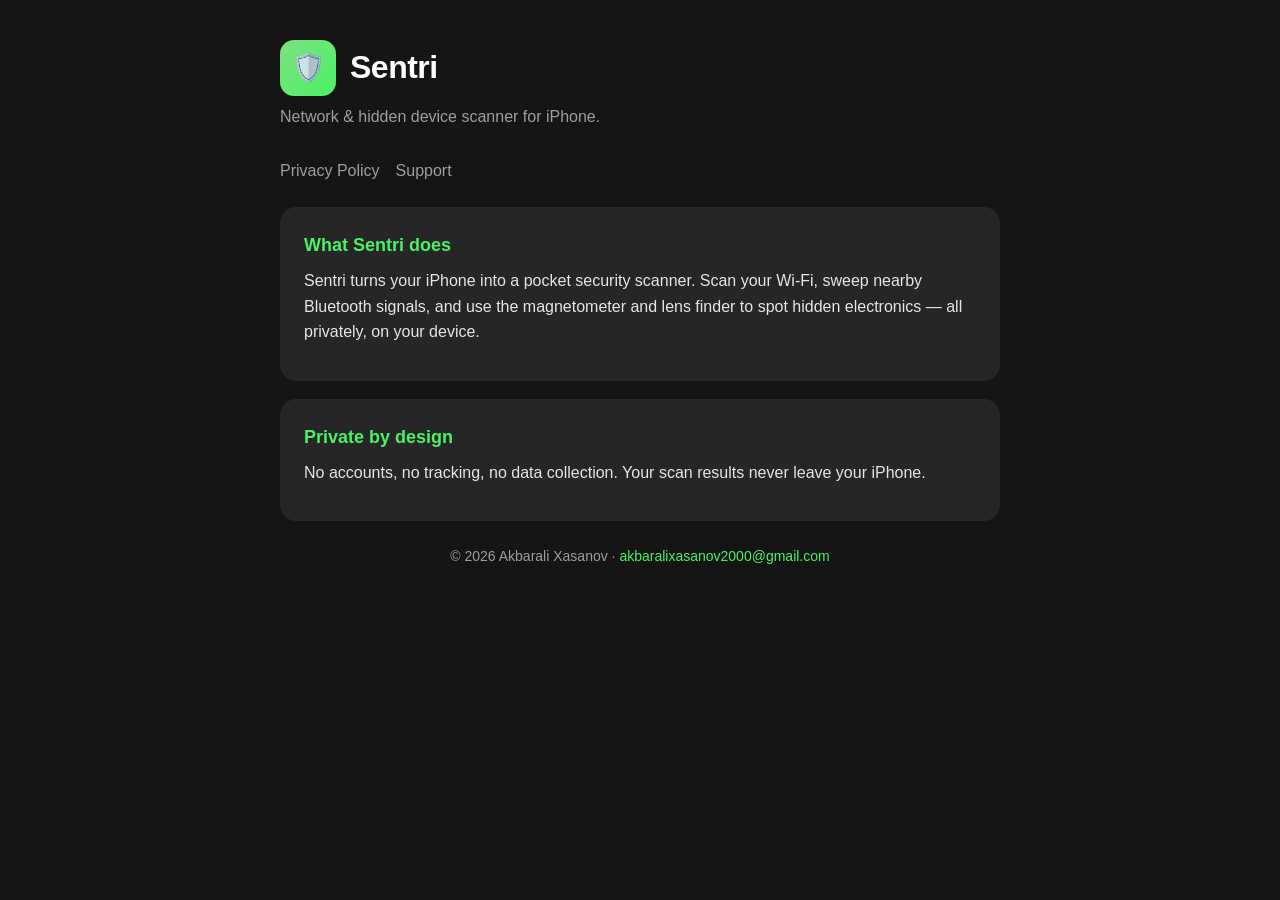
<file: index.html>
<!doctype html><html lang="en"><head><meta charset="utf-8"><meta name="viewport" content="width=device-width,initial-scale=1"><title>Sentri — Network & Device Scanner</title><link rel="stylesheet" href="style.css"></head><body><div class="wrap">
<header><div class="logo">🛡️</div><div><h1>Sentri</h1></div></header>
<p class="sub">Network &amp; hidden device scanner for iPhone.</p>
<nav><a href="privacy.html">Privacy Policy</a><a href="support.html">Support</a></nav>
<div class="card"><h2>What Sentri does</h2><p>Sentri turns your iPhone into a pocket security scanner. Scan your Wi-Fi, sweep nearby Bluetooth signals, and use the magnetometer and lens finder to spot hidden electronics — all privately, on your device.</p></div>
<div class="card"><h2>Private by design</h2><p>No accounts, no tracking, no data collection. Your scan results never leave your iPhone.</p></div>
<p class="muted">© 2026 Akbarali Xasanov · <a href="mailto:akbaralixasanov2000@gmail.com">akbaralixasanov2000@gmail.com</a></p>
</div></body></html>
</file>
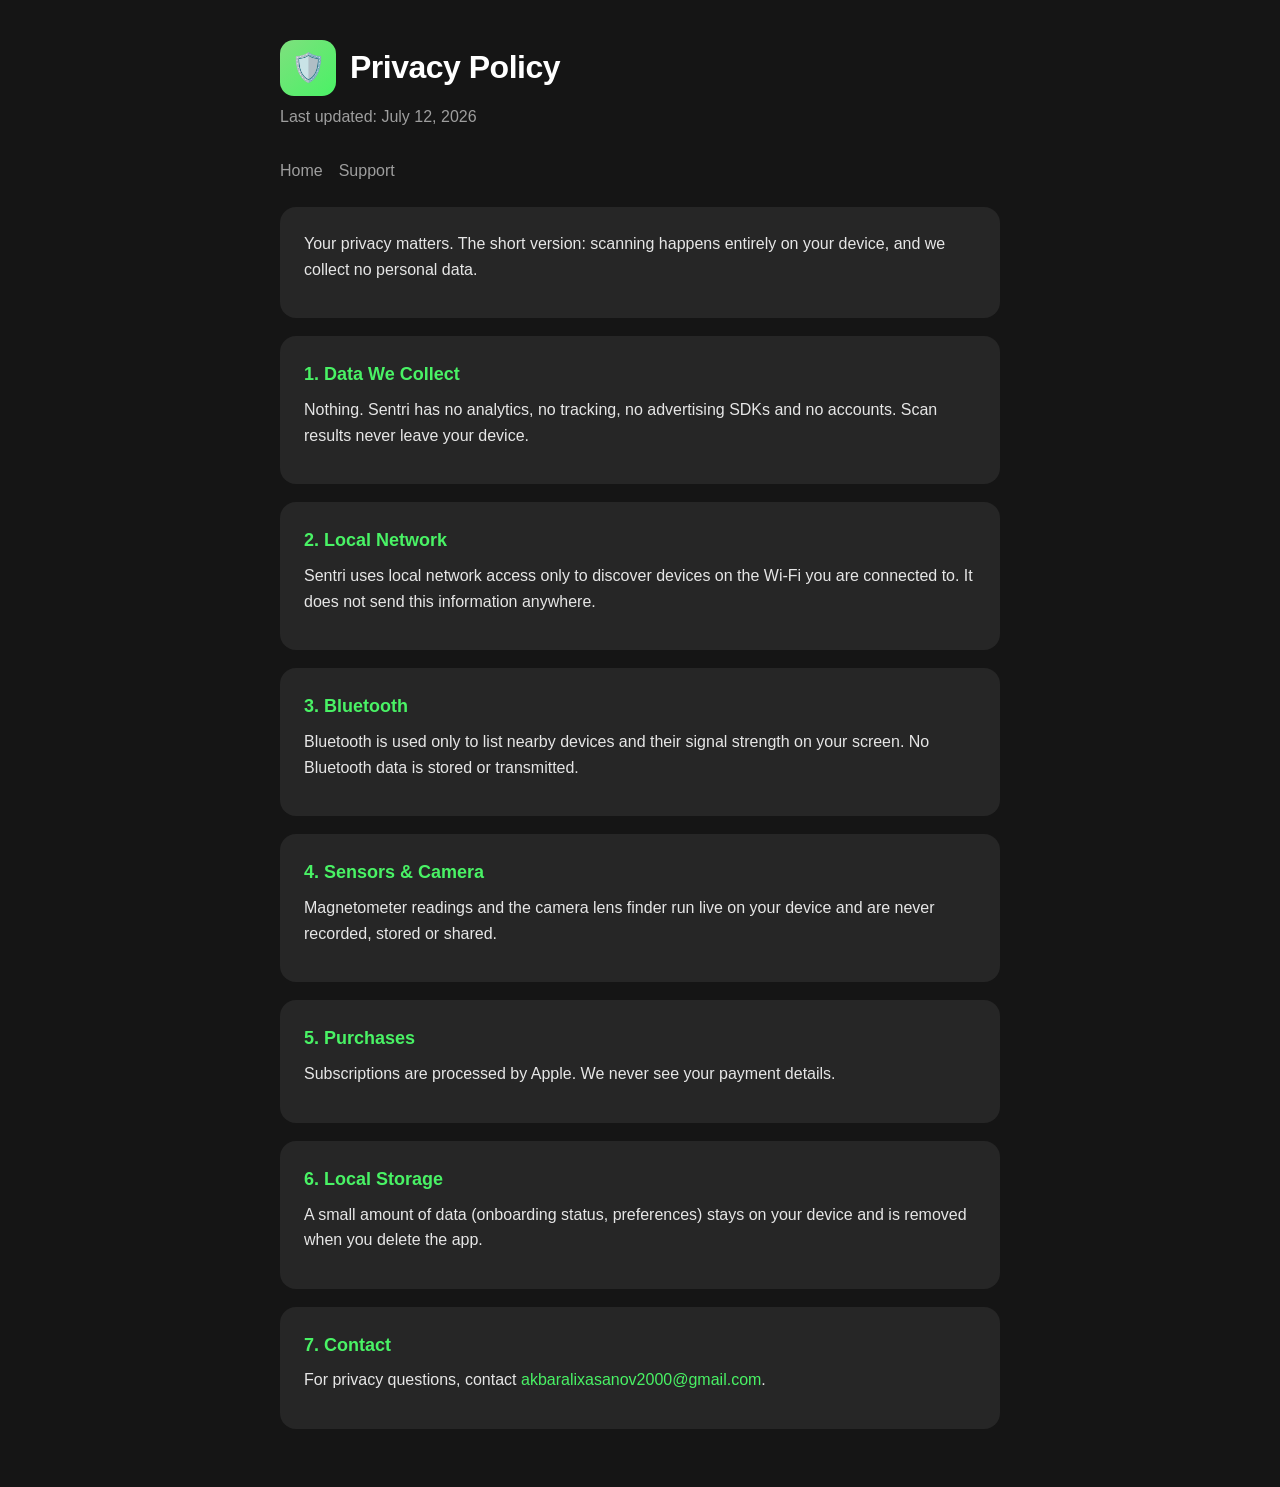
<file: privacy.html>
<!doctype html><html lang="en"><head><meta charset="utf-8"><meta name="viewport" content="width=device-width,initial-scale=1"><title>Sentri — Privacy Policy</title><link rel="stylesheet" href="style.css"></head><body><div class="wrap">
<header><div class="logo">🛡️</div><div><h1>Privacy Policy</h1></div></header>
<p class="sub">Last updated: July 12, 2026</p>
<nav><a href="index.html">Home</a><a href="support.html">Support</a></nav>
<div class="card"><p>Your privacy matters. The short version: scanning happens entirely on your device, and we collect no personal data.</p></div>
<div class="card"><h2>1. Data We Collect</h2><p>Nothing. Sentri has no analytics, no tracking, no advertising SDKs and no accounts. Scan results never leave your device.</p></div>
<div class="card"><h2>2. Local Network</h2><p>Sentri uses local network access only to discover devices on the Wi-Fi you are connected to. It does not send this information anywhere.</p></div>
<div class="card"><h2>3. Bluetooth</h2><p>Bluetooth is used only to list nearby devices and their signal strength on your screen. No Bluetooth data is stored or transmitted.</p></div>
<div class="card"><h2>4. Sensors &amp; Camera</h2><p>Magnetometer readings and the camera lens finder run live on your device and are never recorded, stored or shared.</p></div>
<div class="card"><h2>5. Purchases</h2><p>Subscriptions are processed by Apple. We never see your payment details.</p></div>
<div class="card"><h2>6. Local Storage</h2><p>A small amount of data (onboarding status, preferences) stays on your device and is removed when you delete the app.</p></div>
<div class="card"><h2>7. Contact</h2><p>For privacy questions, contact <a href="mailto:akbaralixasanov2000@gmail.com">akbaralixasanov2000@gmail.com</a>.</p></div>
</div></body></html>
</file>
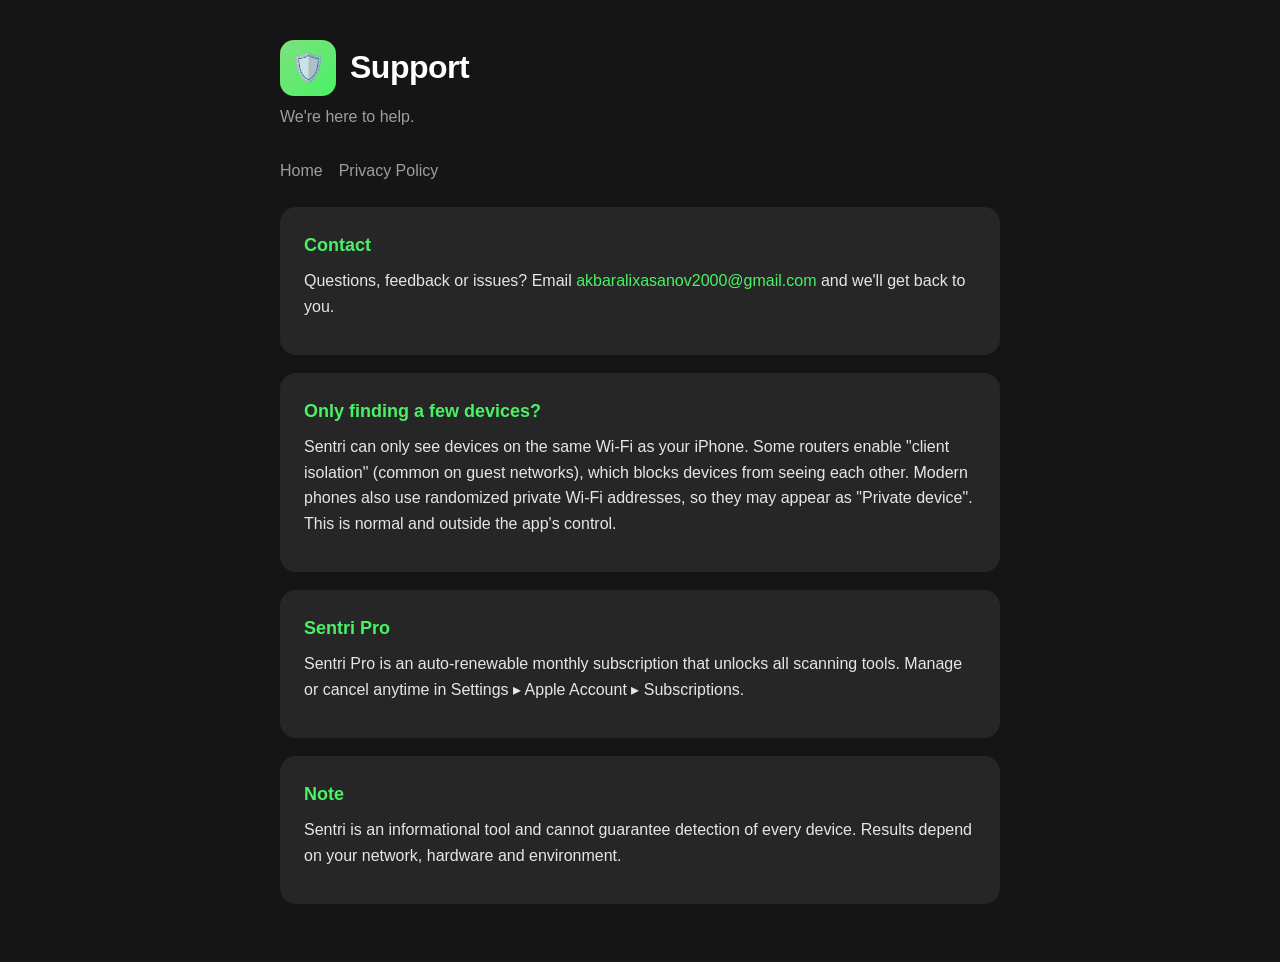
<file: support.html>
<!doctype html><html lang="en"><head><meta charset="utf-8"><meta name="viewport" content="width=device-width,initial-scale=1"><title>Sentri — Support</title><link rel="stylesheet" href="style.css"></head><body><div class="wrap">
<header><div class="logo">🛡️</div><div><h1>Support</h1></div></header>
<p class="sub">We're here to help.</p>
<nav><a href="index.html">Home</a><a href="privacy.html">Privacy Policy</a></nav>
<div class="card"><h2>Contact</h2><p>Questions, feedback or issues? Email <a href="mailto:akbaralixasanov2000@gmail.com">akbaralixasanov2000@gmail.com</a> and we'll get back to you.</p></div>
<div class="card"><h2>Only finding a few devices?</h2><p>Sentri can only see devices on the same Wi-Fi as your iPhone. Some routers enable "client isolation" (common on guest networks), which blocks devices from seeing each other. Modern phones also use randomized private Wi-Fi addresses, so they may appear as "Private device". This is normal and outside the app's control.</p></div>
<div class="card"><h2>Sentri Pro</h2><p>Sentri Pro is an auto-renewable monthly subscription that unlocks all scanning tools. Manage or cancel anytime in Settings ▸ Apple Account ▸ Subscriptions.</p></div>
<div class="card"><h2>Note</h2><p>Sentri is an informational tool and cannot guarantee detection of every device. Results depend on your network, hardware and environment.</p></div>
</div></body></html>
</file>
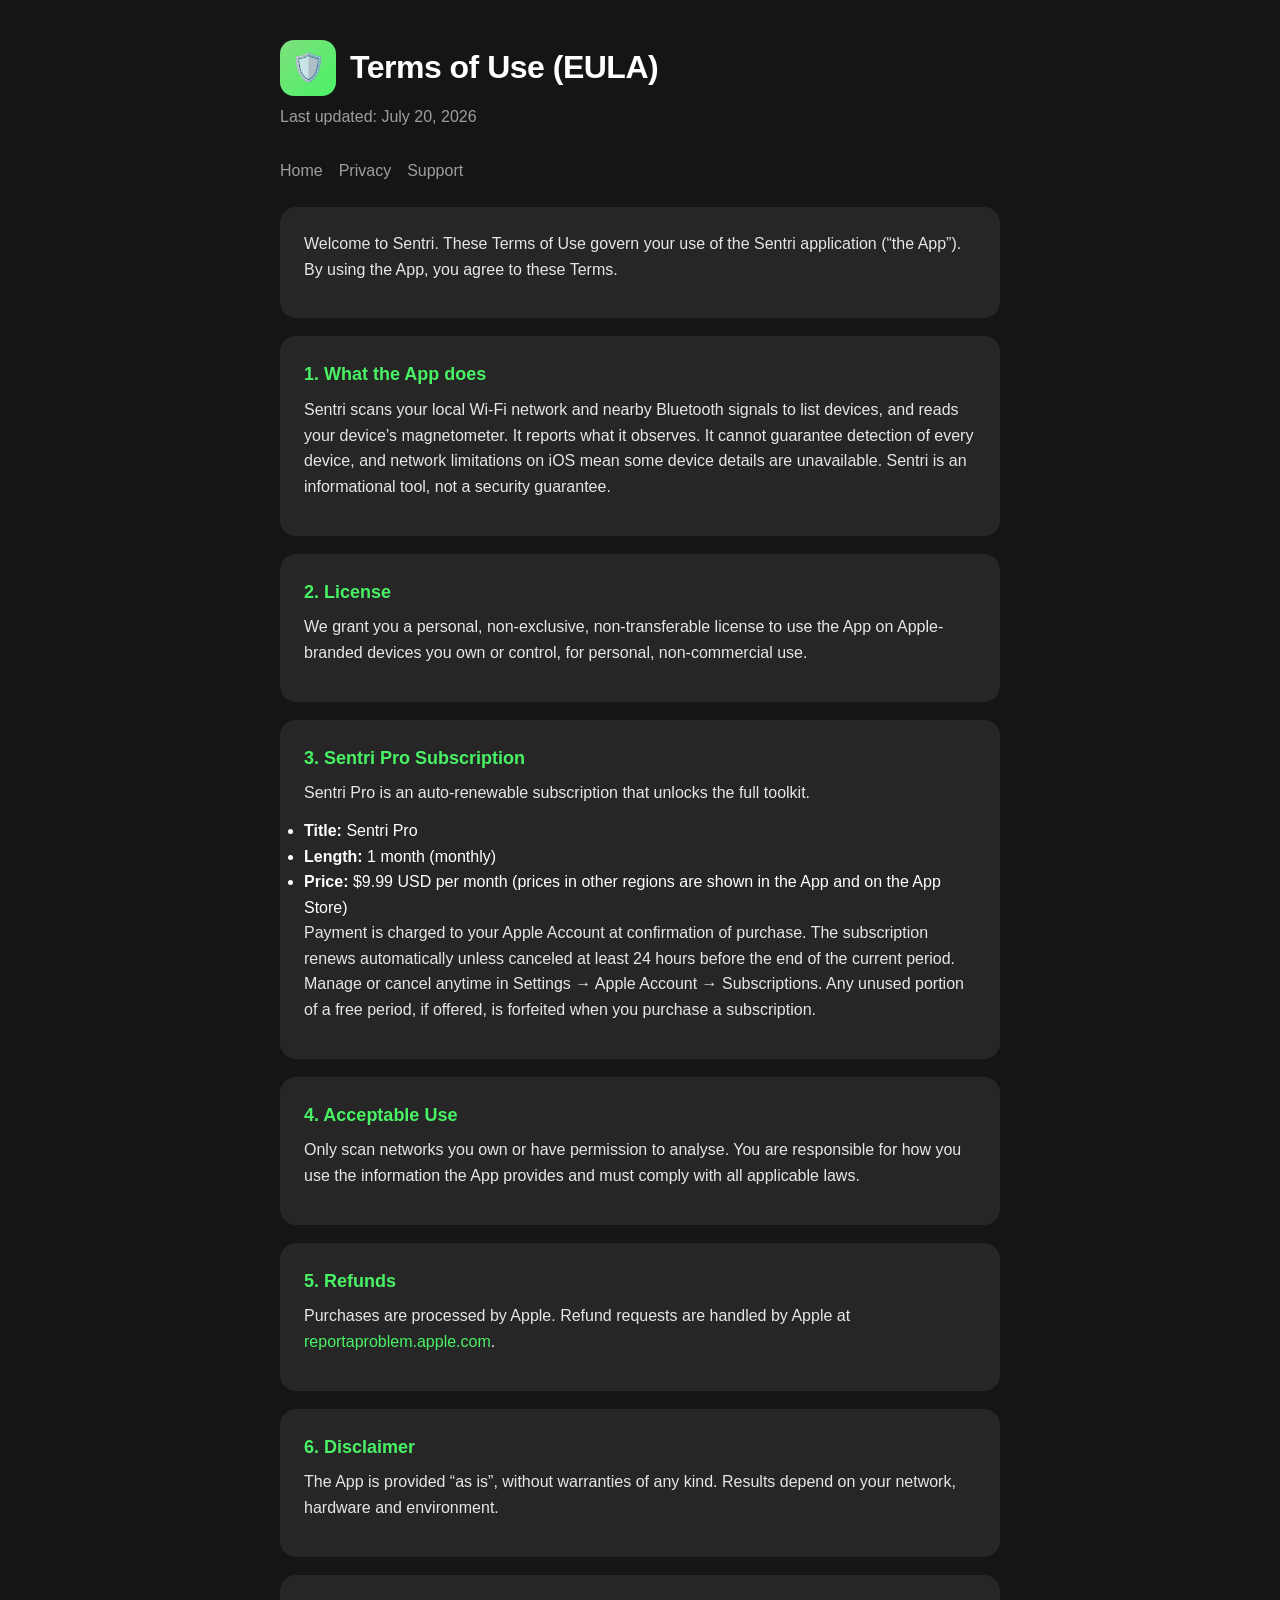
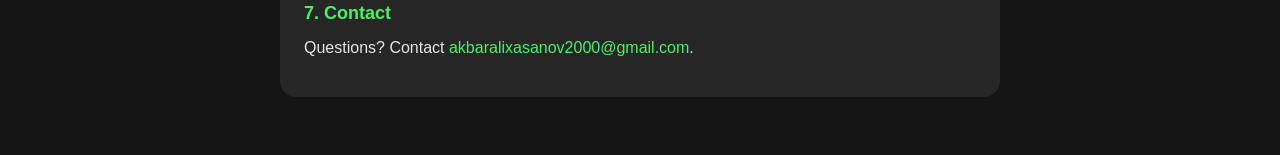
<file: terms.html>
<!doctype html><html lang="en"><head><meta charset="utf-8"><meta name="viewport" content="width=device-width,initial-scale=1"><title>Sentri — Terms of Use (EULA)</title><link rel="stylesheet" href="style.css"></head><body><div class="wrap">
<header><div class="logo">🛡️</div><div><h1>Terms of Use (EULA)</h1></div></header>
<p class="sub">Last updated: July 20, 2026</p>
<nav><a href="index.html">Home</a><a href="privacy.html">Privacy</a><a href="support.html">Support</a></nav>
<div class="card"><p>Welcome to Sentri. These Terms of Use govern your use of the Sentri application (“the App”). By using the App, you agree to these Terms.</p></div>
<div class="card"><h2>1. What the App does</h2><p>Sentri scans your local Wi-Fi network and nearby Bluetooth signals to list devices, and reads your device’s magnetometer. It reports what it observes. It cannot guarantee detection of every device, and network limitations on iOS mean some device details are unavailable. Sentri is an informational tool, not a security guarantee.</p></div>
<div class="card"><h2>2. License</h2><p>We grant you a personal, non-exclusive, non-transferable license to use the App on Apple-branded devices you own or control, for personal, non-commercial use.</p></div>
<div class="card"><h2>3. Sentri Pro Subscription</h2><p>Sentri Pro is an auto-renewable subscription that unlocks the full toolkit.</p><ul>
<li><strong>Title:</strong> Sentri Pro</li>
<li><strong>Length:</strong> 1 month (monthly)</li>
<li><strong>Price:</strong> $9.99 USD per month (prices in other regions are shown in the App and on the App Store)</li>
</ul><p>Payment is charged to your Apple Account at confirmation of purchase. The subscription renews automatically unless canceled at least 24 hours before the end of the current period. Manage or cancel anytime in Settings → Apple Account → Subscriptions. Any unused portion of a free period, if offered, is forfeited when you purchase a subscription.</p></div>
<div class="card"><h2>4. Acceptable Use</h2><p>Only scan networks you own or have permission to analyse. You are responsible for how you use the information the App provides and must comply with all applicable laws.</p></div>
<div class="card"><h2>5. Refunds</h2><p>Purchases are processed by Apple. Refund requests are handled by Apple at <a href="https://reportaproblem.apple.com">reportaproblem.apple.com</a>.</p></div>
<div class="card"><h2>6. Disclaimer</h2><p>The App is provided “as is”, without warranties of any kind. Results depend on your network, hardware and environment.</p></div>
<div class="card"><h2>7. Contact</h2><p>Questions? Contact <a href="mailto:akbaralixasanov2000@gmail.com">akbaralixasanov2000@gmail.com</a>.</p></div>
</div></body></html>
</file>
<file: style.css>
:root{--bg:#151515;--card:#262626;--accent:#49F265;--text:#fff;--dim:#9e9e9e}
*{box-sizing:border-box;margin:0;padding:0}
body{background:var(--bg);color:var(--text);font:16px/1.6 -apple-system,BlinkMacSystemFont,"SF Pro",Segoe UI,Roboto,sans-serif;padding:40px 20px}
.wrap{max-width:720px;margin:0 auto}
header{display:flex;align-items:center;gap:14px;margin-bottom:8px}
header .logo{width:56px;height:56px;border-radius:14px;background:linear-gradient(135deg,#7EE07E,#49F265);display:flex;align-items:center;justify-content:center;font-size:28px}
h1{font-size:32px;font-weight:800;letter-spacing:-.5px}
.sub{color:var(--dim);margin-bottom:28px}
.card{background:var(--card);border-radius:16px;padding:24px;margin-bottom:18px}
h2{color:var(--accent);font-size:18px;margin-bottom:8px}
p{color:#e6e6e6;margin-bottom:12px}
a{color:var(--accent);text-decoration:none}
.muted{color:var(--dim);font-size:14px;margin-top:24px;text-align:center}
nav{margin-bottom:24px}
nav a{margin-right:16px;color:var(--dim)}
</file>
